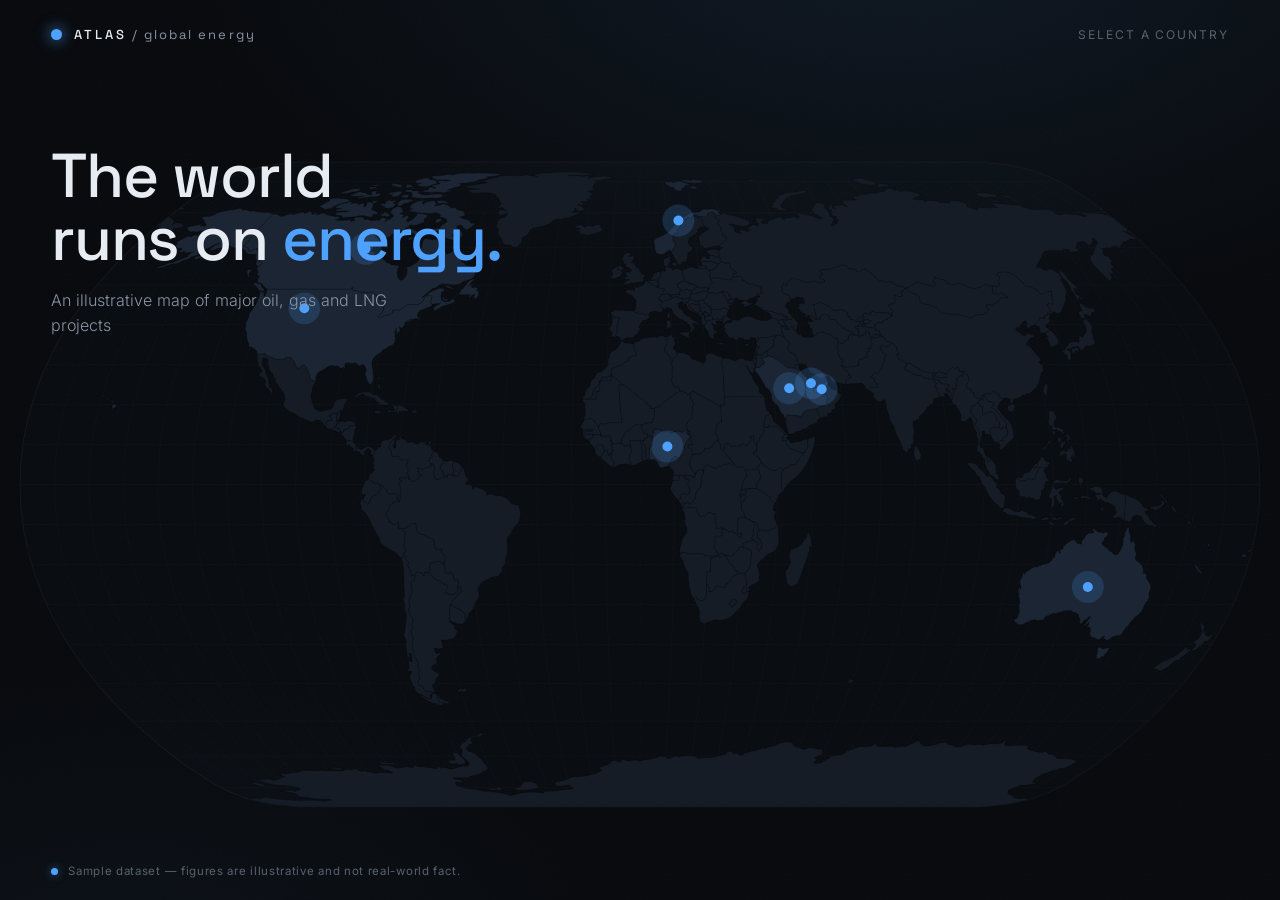
<file: index.html>
<!DOCTYPE html>
<html lang="en">
<head>
  <meta charset="UTF-8" />
  <meta name="viewport" content="width=device-width, initial-scale=1.0" />
  <title>Atlas of Global Energy</title>
  <link rel="icon" href="data:image/svg+xml,%3Csvg xmlns='http://www.w3.org/2000/svg' viewBox='0 0 32 32'%3E%3Ccircle cx='16' cy='16' r='6' fill='%234ea1ff'/%3E%3Ccircle cx='16' cy='16' r='13' fill='none' stroke='%234ea1ff' stroke-opacity='0.4'/%3E%3C/svg%3E" />
  <link rel="stylesheet" href="fonts.css" />
  <link rel="stylesheet" href="styles.css" />
</head>
<body>
  <div id="app">

    <!-- Ambient background -->
    <div class="bg-grain" aria-hidden="true"></div>

    <!-- ===== LEVEL 1: MAP ===== -->
    <section id="view-map" class="view view--active">
      <header class="topbar">
        <div class="brand">
          <span class="brand__mark" aria-hidden="true"></span>
          <span class="brand__name">ATLAS<span class="brand__thin"> / global energy</span></span>
        </div>
        <div class="topbar__hint" id="map-hint">Select a country</div>
      </header>

      <div class="hero">
        <h1 class="hero__title" id="hero-title"></h1>
        <p class="hero__sub" id="hero-sub"></p>
      </div>

      <div id="map-stage" class="map-stage">
        <svg id="map" role="img" aria-label="World map of energy projects"></svg>
        <div class="map-tooltip" id="map-tooltip" aria-hidden="true"></div>
      </div>

      <!-- Mobile / fallback selector -->
      <div class="mobile-pick" id="mobile-pick">
        <label for="country-select" class="mobile-pick__label">Jump to a country</label>
        <select id="country-select" class="mobile-pick__select">
          <option value="" disabled selected>Choose a country…</option>
        </select>
      </div>

      <footer class="legend" id="legend">
        <span class="legend__dot"></span>
        <span class="legend__text" id="legend-text"></span>
      </footer>
    </section>

    <!-- ===== LEVEL 2: COUNTRY ===== -->
    <section id="view-country" class="view">
      <header class="subhead">
        <button class="back" data-target="map" type="button">
          <span class="back__arrow" aria-hidden="true">←</span> Map
        </button>
        <div class="subhead__center">
          <h2 class="subhead__title" id="country-name"></h2>
          <p class="subhead__meta" id="country-meta"></p>
        </div>
        <div class="subhead__spacer"></div>
      </header>

      <div class="filters" id="filters"></div>

      <div class="grid" id="project-grid"></div>
    </section>

    <!-- ===== LEVEL 3: PROJECT DETAIL ===== -->
    <section id="view-project" class="view">
      <header class="subhead">
        <button class="back" id="back-to-country" type="button">
          <span class="back__arrow" aria-hidden="true">←</span> <span id="back-country-label">Country</span>
        </button>
        <div class="subhead__center"></div>
        <button class="back back--ghost" data-target="map" type="button">Map</button>
      </header>

      <div class="detail" id="detail"></div>
    </section>

  </div>

  <script src="d3.v7.min.js"></script>
  <script src="topojson.v3.min.js"></script>
  <script src="app.js"></script>
</body>
</html>
</file>
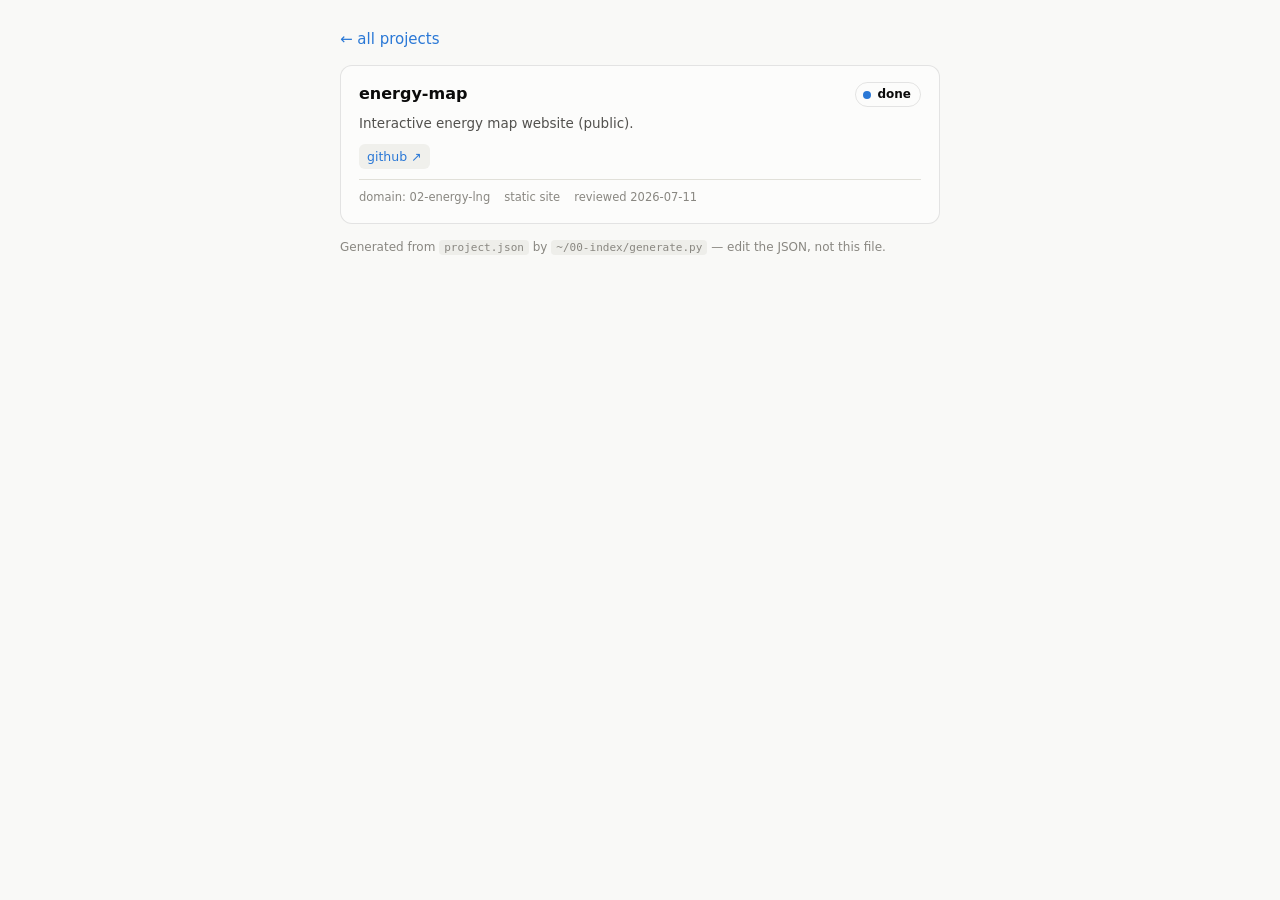
<file: PROJECT.html>
<!doctype html><html lang="en"><head><meta charset="utf-8">
<meta name="viewport" content="width=device-width, initial-scale=1">
<title>energy-map — project card</title><style>
  :root { --page:#f9f9f7; --surface:#fcfcfb; --ink:#0b0b0b; --ink2:#52514e;
    --muted:#898781; --grid:#e1e0d9; --border:rgba(11,11,11,.10);
    --accent:#2a78d6; --good:#0ca30c; --goodtext:#006300; --warn:#fab219; }
  @media (prefers-color-scheme: dark) {
    :root { --page:#0d0d0d; --surface:#1a1a19; --ink:#fff; --ink2:#c3c2b7;
      --grid:#2c2c2a; --border:rgba(255,255,255,.10); --accent:#3987e5; --goodtext:#0ca30c; } }
  *{box-sizing:border-box} body{margin:0;background:var(--page);color:var(--ink);
    font:15px/1.55 system-ui,-apple-system,"Segoe UI",sans-serif}
  .wrap{max-width:1080px;margin:0 auto;padding:28px 20px 70px}
  a{color:var(--accent);text-decoration:none} a:hover{text-decoration:underline}
  code{font-family:ui-monospace,Menlo,Consolas,monospace;font-size:.92em;
    background:color-mix(in srgb,var(--grid) 45%,transparent);padding:1px 5px;border-radius:4px}
  .pill{display:inline-flex;align-items:center;gap:6px;font-size:12px;font-weight:600;
    padding:2px 9px 2px 7px;border-radius:999px;border:1px solid var(--border);white-space:nowrap}
  .pill::before{content:"";width:8px;height:8px;border-radius:50%;background:var(--muted)}
  .pill.active::before{background:var(--good)} .pill.active{color:var(--goodtext)}
  .pill.done::before{background:var(--accent)}
  .pill.paused::before{background:var(--warn)}
  .pill.archived::before{background:var(--muted)} .pill.archived{color:var(--ink2)}
  .card{background:var(--surface);border:1px solid var(--border);border-radius:12px;padding:16px 18px}
  .card h3{margin:0;font-size:16px} .card .t{display:flex;justify-content:space-between;gap:10px;align-items:center}
  .card .desc{color:var(--ink2);font-size:13.5px;margin:6px 0 10px}
  .links{display:flex;flex-wrap:wrap;gap:7px;font-size:12.5px}
  .links a,.links span{background:color-mix(in srgb,var(--grid) 45%,transparent);border-radius:6px;padding:3px 8px;color:var(--ink2)}
  .links a{color:var(--accent)}
  .meta{margin-top:10px;padding-top:9px;border-top:1px solid var(--grid);color:var(--muted);
    font-size:11.5px;display:flex;gap:14px;flex-wrap:wrap}
</style></head>
<body><div class="wrap" style="max-width:640px">
<p style="margin:0 0 14px"><a href="file:///home/sgh13/00-index/index.html">&larr; all projects</a></p>
<div class="card">
  <div class="t"><h3>energy-map</h3><span class="pill done">done</span></div>
  <div class="desc">Interactive energy map website (public).</div>
  <div class="links"><a href="https://github.com/damakus56/energy-map">github &#8599;</a></div>
  <div class="meta"><span>domain: 02-energy-lng</span><span>static site</span><span>reviewed 2026-07-11</span></div>
</div>
<p style="color:var(--muted);font-size:12px;margin-top:14px">Generated from <code>project.json</code>
by <code>~/00-index/generate.py</code> — edit the JSON, not this file.</p>
</div></body></html>
</file>
<file: fonts.css>
/* Vendored from Google Fonts — latin subset only. Inter + Space Grotesk. */

@font-face {
  font-family: 'Inter';
  font-style: normal;
  font-weight: 300;
  font-display: swap;
  src: url('fonts/inter-300.woff2') format('woff2');
  unicode-range: U+0000-00FF, U+0131, U+0152-0153, U+02BB-02BC, U+02C6, U+02DA, U+02DC, U+0304, U+0308, U+0329, U+2000-206F, U+20AC, U+2122, U+2191, U+2193, U+2212, U+2215, U+FEFF, U+FFFD;
}

@font-face {
  font-family: 'Inter';
  font-style: normal;
  font-weight: 400;
  font-display: swap;
  src: url('fonts/inter-400.woff2') format('woff2');
  unicode-range: U+0000-00FF, U+0131, U+0152-0153, U+02BB-02BC, U+02C6, U+02DA, U+02DC, U+0304, U+0308, U+0329, U+2000-206F, U+20AC, U+2122, U+2191, U+2193, U+2212, U+2215, U+FEFF, U+FFFD;
}

@font-face {
  font-family: 'Inter';
  font-style: normal;
  font-weight: 500;
  font-display: swap;
  src: url('fonts/inter-500.woff2') format('woff2');
  unicode-range: U+0000-00FF, U+0131, U+0152-0153, U+02BB-02BC, U+02C6, U+02DA, U+02DC, U+0304, U+0308, U+0329, U+2000-206F, U+20AC, U+2122, U+2191, U+2193, U+2212, U+2215, U+FEFF, U+FFFD;
}

@font-face {
  font-family: 'Inter';
  font-style: normal;
  font-weight: 600;
  font-display: swap;
  src: url('fonts/inter-600.woff2') format('woff2');
  unicode-range: U+0000-00FF, U+0131, U+0152-0153, U+02BB-02BC, U+02C6, U+02DA, U+02DC, U+0304, U+0308, U+0329, U+2000-206F, U+20AC, U+2122, U+2191, U+2193, U+2212, U+2215, U+FEFF, U+FFFD;
}

@font-face {
  font-family: 'Space Grotesk';
  font-style: normal;
  font-weight: 400;
  font-display: swap;
  src: url('fonts/space-grotesk-400.woff2') format('woff2');
  unicode-range: U+0000-00FF, U+0131, U+0152-0153, U+02BB-02BC, U+02C6, U+02DA, U+02DC, U+0304, U+0308, U+0329, U+2000-206F, U+20AC, U+2122, U+2191, U+2193, U+2212, U+2215, U+FEFF, U+FFFD;
}

@font-face {
  font-family: 'Space Grotesk';
  font-style: normal;
  font-weight: 500;
  font-display: swap;
  src: url('fonts/space-grotesk-500.woff2') format('woff2');
  unicode-range: U+0000-00FF, U+0131, U+0152-0153, U+02BB-02BC, U+02C6, U+02DA, U+02DC, U+0304, U+0308, U+0329, U+2000-206F, U+20AC, U+2122, U+2191, U+2193, U+2212, U+2215, U+FEFF, U+FFFD;
}

@font-face {
  font-family: 'Space Grotesk';
  font-style: normal;
  font-weight: 600;
  font-display: swap;
  src: url('fonts/space-grotesk-600.woff2') format('woff2');
  unicode-range: U+0000-00FF, U+0131, U+0152-0153, U+02BB-02BC, U+02C6, U+02DA, U+02DC, U+0304, U+0308, U+0329, U+2000-206F, U+20AC, U+2122, U+2191, U+2193, U+2212, U+2215, U+FEFF, U+FFFD;
}
</file>
<file: styles.css>
/* ============================================================
   Atlas of Global Energy — minimal, dark, high-end
   ============================================================ */

/* fonts vendored locally — see fonts.css (loaded via <link> in index.html) */

:root {
  --bg:        #07090c;
  --bg-2:      #0b0e13;
  --panel:     #0e1219;
  --panel-2:   #121823;
  --line:      rgba(255,255,255,0.07);
  --line-2:    rgba(255,255,255,0.12);
  --land:      #161c26;
  --land-hi:   #1d2734;

  --text:      #e7ecf3;
  --muted:     #8a94a6;
  --faint:     #59616f;

  --accent:    #4ea1ff;
  --accent-dim:#2b6fc4;
  --accent-glow: rgba(78,161,255,0.55);

  --ok:        #58d6a8;
  --build:     #f3c969;
  --plan:      #9aa6f0;

  --ease: cubic-bezier(0.22, 0.61, 0.36, 1);
  --ease-out: cubic-bezier(0.16, 1, 0.3, 1);
  --maxw: 1180px;
}

* { box-sizing: border-box; margin: 0; padding: 0; }

html, body { height: 100%; }

body {
  background: var(--bg);
  color: var(--text);
  font-family: 'Inter', system-ui, sans-serif;
  font-weight: 400;
  -webkit-font-smoothing: antialiased;
  text-rendering: optimizeLegibility;
  overflow: hidden;
}

#app {
  position: relative;
  height: 100vh;
  width: 100vw;
  overflow: hidden;
  background:
    radial-gradient(1200px 700px at 70% -10%, rgba(78,161,255,0.10), transparent 60%),
    radial-gradient(900px 600px at 10% 110%, rgba(78,161,255,0.05), transparent 55%),
    var(--bg);
}

.bg-grain {
  position: absolute; inset: 0;
  pointer-events: none;
  opacity: 0.025;
  background-image: url("data:image/svg+xml,%3Csvg xmlns='http://www.w3.org/2000/svg' width='120' height='120'%3E%3Cfilter id='n'%3E%3CfeTurbulence type='fractalNoise' baseFrequency='0.85' numOctaves='2'/%3E%3C/filter%3E%3Crect width='100%25' height='100%25' filter='url(%23n)'/%3E%3C/svg%3E");
  z-index: 1;
}

/* ============================================================
   View system — crossfade between the three levels
   ============================================================ */
.view {
  position: absolute; inset: 0;
  display: flex;
  flex-direction: column;
  opacity: 0;
  visibility: hidden;
  transform: translateY(8px) scale(0.997);
  transition: opacity 0.6s var(--ease), transform 0.6s var(--ease), visibility 0s linear 0.6s;
  z-index: 2;
}
.view--active {
  opacity: 1;
  visibility: visible;
  transform: none;
  transition: opacity 0.6s var(--ease), transform 0.6s var(--ease), visibility 0s;
  z-index: 3;
}

/* ============================================================
   Top bar / brand
   ============================================================ */
.topbar, .subhead {
  position: relative;
  z-index: 5;
  display: flex;
  align-items: center;
  justify-content: space-between;
  padding: 26px clamp(20px, 4vw, 54px);
  flex: 0 0 auto;
}

.brand { display: flex; align-items: center; gap: 12px; }
.brand__mark {
  width: 11px; height: 11px; border-radius: 50%;
  background: var(--accent);
  box-shadow: 0 0 14px 2px var(--accent-glow);
  animation: pulse 3.4s var(--ease) infinite;
}
@keyframes pulse {
  0%, 100% { opacity: 0.55; transform: scale(0.9); }
  50%      { opacity: 1;    transform: scale(1.15); }
}
.brand__name {
  font-family: 'Space Grotesk', sans-serif;
  font-weight: 500;
  letter-spacing: 0.22em;
  font-size: 13px;
}
.brand__thin { color: var(--muted); font-weight: 400; letter-spacing: 0.16em; }

.topbar__hint {
  font-size: 12px;
  letter-spacing: 0.16em;
  text-transform: uppercase;
  color: var(--faint);
}

/* ============================================================
   Hero
   ============================================================ */
.hero {
  position: absolute;
  top: clamp(96px, 16vh, 170px);
  left: clamp(20px, 4vw, 54px);
  z-index: 4;
  max-width: 520px;
  pointer-events: none;
}
.hero__title {
  font-family: 'Space Grotesk', sans-serif;
  font-weight: 500;
  font-size: clamp(34px, 5.4vw, 62px);
  line-height: 1.02;
  letter-spacing: -0.02em;
  margin-bottom: 18px;
}
.hero__title .accent { color: var(--accent); }
.hero__sub {
  color: var(--muted);
  font-size: clamp(14px, 1.4vw, 16px);
  font-weight: 300;
  line-height: 1.55;
  max-width: 380px;
}

/* ============================================================
   Map
   ============================================================ */
.map-stage {
  position: relative;
  flex: 1 1 auto;
  min-height: 0;
}
#map { width: 100%; height: 100%; display: block; cursor: grab; }
#map:active { cursor: grabbing; }

.sphere { fill: rgba(78,161,255,0.012); stroke: var(--line); stroke-width: 0.6; }
.graticule { fill: none; stroke: rgba(255,255,255,0.035); stroke-width: 0.5; }

.country {
  fill: var(--land);
  stroke: rgba(0,0,0,0.45);
  stroke-width: 0.4;
  transition: fill 0.45s var(--ease), filter 0.45s var(--ease);
}
.country.has-projects {
  fill: #1b2533;
  cursor: pointer;
}
.country.has-projects:hover {
  fill: var(--accent-dim);
}
.country.is-hot {
  fill: var(--accent-dim);
  filter: drop-shadow(0 0 6px var(--accent-glow));
}

/* glowing markers on project countries */
.marker {
  fill: var(--accent);
  cursor: pointer;
  transition: r 0.4s var(--ease);
}
.marker-glow {
  fill: var(--accent);
  opacity: 0.18;
  pointer-events: none;
}
.marker-pulse {
  fill: none;
  stroke: var(--accent);
  stroke-width: 1;
  opacity: 0;
  transform-box: fill-box;
  transform-origin: center;
  animation: ring 3.6s var(--ease) infinite;
}
@keyframes ring {
  0%   { opacity: 0.5; transform: scale(0.4); }
  70%  { opacity: 0;   transform: scale(2.6); }
  100% { opacity: 0;   transform: scale(2.6); }
}

.map-tooltip {
  position: absolute;
  z-index: 6;
  pointer-events: none;
  padding: 8px 13px;
  background: rgba(14,18,25,0.92);
  border: 1px solid var(--line-2);
  border-radius: 8px;
  backdrop-filter: blur(8px);
  font-size: 12.5px;
  letter-spacing: 0.02em;
  color: var(--text);
  opacity: 0;
  transform: translate(-50%, -130%);
  transition: opacity 0.2s ease;
  white-space: nowrap;
}
.map-tooltip.show { opacity: 1; }
.map-tooltip .tt-count { color: var(--accent); }

/* ============================================================
   Legend (map footer)
   ============================================================ */
.legend {
  position: absolute;
  bottom: 22px;
  left: clamp(20px, 4vw, 54px);
  z-index: 5;
  display: flex; align-items: center; gap: 10px;
  font-size: 11.5px;
  letter-spacing: 0.06em;
  color: var(--faint);
}
.legend__dot {
  width: 7px; height: 7px; border-radius: 50%;
  background: var(--accent);
  box-shadow: 0 0 8px var(--accent-glow);
}

/* ============================================================
   Mobile country picker (hidden on desktop)
   ============================================================ */
.mobile-pick {
  display: none;
  position: absolute;
  bottom: 54px; left: 50%;
  transform: translateX(-50%);
  z-index: 6;
  width: min(90vw, 420px);
  flex-direction: column;
  gap: 8px;
}
.mobile-pick__label {
  font-size: 11px; letter-spacing: 0.14em; text-transform: uppercase;
  color: var(--faint);
}
.mobile-pick__select {
  appearance: none;
  width: 100%;
  padding: 14px 16px;
  background: var(--panel);
  border: 1px solid var(--line-2);
  border-radius: 12px;
  color: var(--text);
  font-family: inherit;
  font-size: 15px;
  background-image: url("data:image/svg+xml,%3Csvg xmlns='http://www.w3.org/2000/svg' width='12' height='8' fill='none' stroke='%238a94a6' stroke-width='1.6'%3E%3Cpath d='M1 1l5 5 5-5'/%3E%3C/svg%3E");
  background-repeat: no-repeat;
  background-position: right 16px center;
}

/* ============================================================
   Sub-header (country + detail views)
   ============================================================ */
.subhead { border-bottom: 1px solid var(--line); }
.subhead__center { text-align: center; flex: 1 1 auto; }
.subhead__spacer { width: 64px; }
.subhead__title {
  font-family: 'Space Grotesk', sans-serif;
  font-weight: 500;
  font-size: clamp(20px, 3vw, 30px);
  letter-spacing: -0.01em;
}
.subhead__meta {
  margin-top: 4px;
  font-size: 12px;
  letter-spacing: 0.1em;
  text-transform: uppercase;
  color: var(--faint);
}

.back {
  display: inline-flex; align-items: center; gap: 8px;
  background: transparent;
  border: 1px solid var(--line-2);
  color: var(--muted);
  font-family: inherit;
  font-size: 13px;
  letter-spacing: 0.04em;
  padding: 9px 16px;
  border-radius: 100px;
  cursor: pointer;
  transition: color 0.3s var(--ease), border-color 0.3s var(--ease), background 0.3s var(--ease);
}
.back:hover { color: var(--text); border-color: var(--accent); background: rgba(78,161,255,0.06); }
.back__arrow { transition: transform 0.3s var(--ease); }
.back:hover .back__arrow { transform: translateX(-3px); }
.back--ghost { border-color: var(--line); }

/* ============================================================
   Filters
   ============================================================ */
.filters {
  display: flex; flex-wrap: wrap; gap: 10px;
  justify-content: center;
  padding: 26px clamp(20px, 4vw, 54px) 6px;
  flex: 0 0 auto;
}
.chip {
  background: transparent;
  border: 1px solid var(--line-2);
  color: var(--muted);
  font-family: inherit;
  font-size: 12.5px;
  letter-spacing: 0.03em;
  padding: 8px 16px;
  border-radius: 100px;
  cursor: pointer;
  transition: all 0.3s var(--ease);
  white-space: nowrap;
}
.chip:hover { color: var(--text); border-color: var(--line-2); }
.chip.active {
  color: var(--bg);
  background: var(--accent);
  border-color: var(--accent);
  box-shadow: 0 0 18px var(--accent-glow);
}

/* ============================================================
   Project grid + cards
   ============================================================ */
.grid {
  flex: 1 1 auto;
  min-height: 0;
  overflow-y: auto;
  display: grid;
  grid-template-columns: repeat(auto-fill, minmax(280px, 1fr));
  gap: 18px;
  padding: 26px clamp(20px, 4vw, 54px) 54px;
  align-content: start;
  max-width: var(--maxw);
  width: 100%;
  margin: 0 auto;
}

.card {
  position: relative;
  background: linear-gradient(160deg, var(--panel-2), var(--panel));
  border: 1px solid var(--line);
  border-radius: 16px;
  padding: 22px 22px 20px;
  cursor: pointer;
  overflow: hidden;
  transition: transform 0.4s var(--ease-out), border-color 0.4s var(--ease), box-shadow 0.4s var(--ease);
  opacity: 0;
  transform: translateY(14px);
}
.card.in { opacity: 1; transform: none; }
.card::before {
  content: "";
  position: absolute; inset: 0;
  background: radial-gradient(420px 200px at var(--mx,50%) -20%, rgba(78,161,255,0.10), transparent 70%);
  opacity: 0; transition: opacity 0.4s var(--ease);
}
.card:hover {
  transform: translateY(-4px);
  border-color: var(--line-2);
  box-shadow: 0 18px 40px -22px rgba(0,0,0,0.9);
}
.card:hover::before { opacity: 1; }

.card__top { display: flex; justify-content: space-between; align-items: flex-start; gap: 12px; margin-bottom: 18px; }
.card__type {
  font-size: 11px; letter-spacing: 0.12em; text-transform: uppercase;
  color: var(--accent);
}
.card__name {
  font-family: 'Space Grotesk', sans-serif;
  font-weight: 500;
  font-size: 19px;
  line-height: 1.2;
  margin-bottom: 14px;
}
.card__cap {
  font-size: 13px; color: var(--muted);
  display: flex; align-items: baseline; gap: 7px;
}
.card__cap b { color: var(--text); font-weight: 500; font-size: 15px; }

/* status pill */
.status {
  display: inline-flex; align-items: center; gap: 6px;
  font-size: 10.5px; letter-spacing: 0.07em; text-transform: uppercase;
  color: var(--muted);
  white-space: nowrap;
}
.status::before {
  content: ""; width: 6px; height: 6px; border-radius: 50%;
  background: var(--muted);
}
.status--operational { color: var(--ok); }
.status--operational::before { background: var(--ok); box-shadow: 0 0 8px rgba(88,214,168,0.6); }
.status--under.construction, .status--building { color: var(--build); }
.status--building::before { background: var(--build); box-shadow: 0 0 8px rgba(243,201,105,0.6); }
.status--planned { color: var(--plan); }
.status--planned::before { background: var(--plan); }

.card__foot { display: flex; justify-content: space-between; align-items: center; margin-top: 18px; }
.card__arrow { color: var(--faint); transition: transform 0.3s var(--ease), color 0.3s var(--ease); }
.card:hover .card__arrow { transform: translateX(4px); color: var(--accent); }

/* ============================================================
   Detail (level 3)
   ============================================================ */
.detail {
  flex: 1 1 auto;
  min-height: 0;
  overflow-y: auto;
  padding: clamp(20px, 5vh, 60px) clamp(20px, 4vw, 54px) 60px;
}
.detail__inner {
  max-width: 880px;
  margin: 0 auto;
  opacity: 0; transform: translateY(16px);
  animation: rise 0.7s var(--ease-out) forwards;
}
@keyframes rise { to { opacity: 1; transform: none; } }

.detail__type {
  font-size: 12px; letter-spacing: 0.16em; text-transform: uppercase;
  color: var(--accent); margin-bottom: 16px;
}
.detail__title {
  font-family: 'Space Grotesk', sans-serif;
  font-weight: 500;
  font-size: clamp(32px, 5vw, 54px);
  line-height: 1.04; letter-spacing: -0.02em;
  margin-bottom: 16px;
}
.detail__where {
  color: var(--muted); font-size: 15px; font-weight: 300;
  display: flex; align-items: center; gap: 14px; flex-wrap: wrap;
  margin-bottom: 30px;
}
.detail__desc {
  font-size: clamp(16px, 1.8vw, 19px);
  line-height: 1.65;
  font-weight: 300;
  color: #cfd6e2;
  max-width: 640px;
  margin-bottom: 44px;
}

.stats {
  display: grid;
  grid-template-columns: repeat(auto-fit, minmax(150px, 1fr));
  gap: 1px;
  background: var(--line);
  border: 1px solid var(--line);
  border-radius: 16px;
  overflow: hidden;
}
.stat {
  background: var(--panel);
  padding: 22px 22px;
}
.stat__label {
  font-size: 11px; letter-spacing: 0.12em; text-transform: uppercase;
  color: var(--faint); margin-bottom: 10px;
}
.stat__value {
  font-family: 'Space Grotesk', sans-serif;
  font-size: 22px; font-weight: 500;
  letter-spacing: -0.01em;
}
.stat__value.small { font-size: 16px; font-weight: 400; }

.detail__note {
  margin-top: 40px;
  font-size: 12px;
  color: var(--faint);
  font-style: italic;
}

/* scrollbars */
.grid::-webkit-scrollbar, .detail::-webkit-scrollbar { width: 9px; }
.grid::-webkit-scrollbar-thumb, .detail::-webkit-scrollbar-thumb {
  background: var(--line-2); border-radius: 10px; border: 2px solid transparent; background-clip: padding-box;
}

/* ============================================================
   Responsive
   ============================================================ */
@media (max-width: 720px) {
  body { overflow: auto; }
  .hero { position: static; margin: 8px clamp(20px,4vw,54px) 0; max-width: none; }
  .map-stage { min-height: 320px; }
  .mobile-pick { display: flex; }
  .legend { display: none; }
  .topbar__hint { display: none; }
  .grid { grid-template-columns: 1fr; }
  .subhead__spacer { display: none; }
}

@media (prefers-reduced-motion: reduce) {
  *, *::before, *::after { animation: none !important; transition-duration: 0.01ms !important; }
}
</file>
